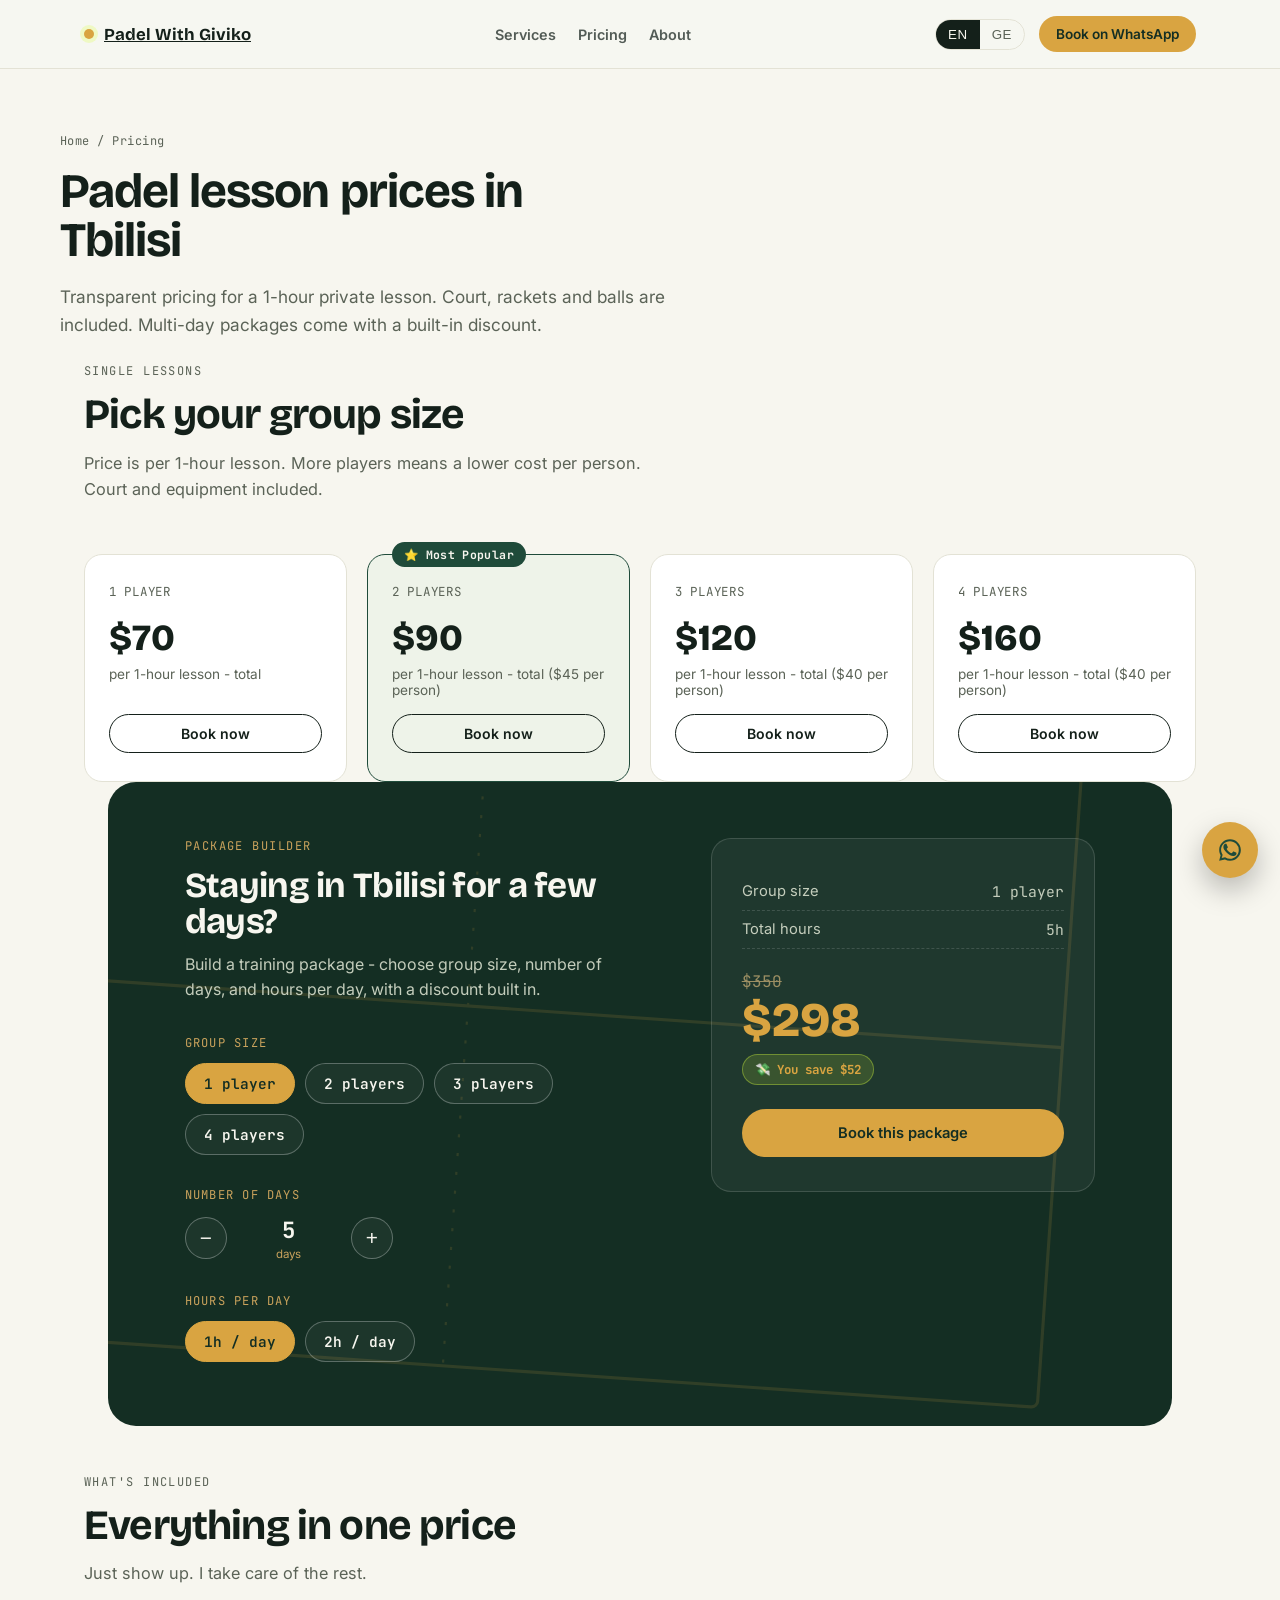
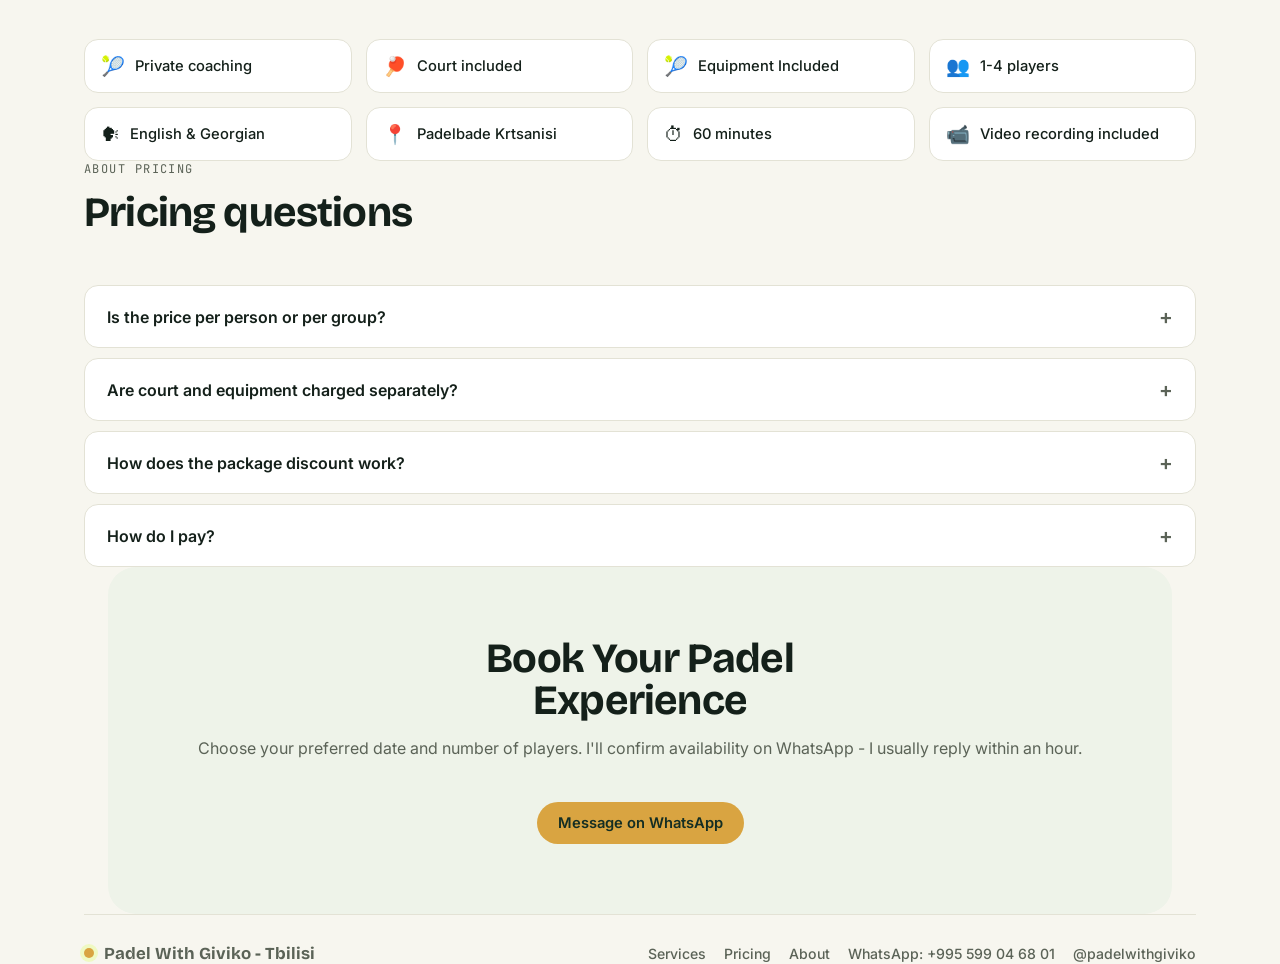
<file: pricing.html>
<!DOCTYPE html>
<html lang="en">
<head>
<meta charset="UTF-8">
<meta name="viewport" content="width=device-width, initial-scale=1.0">
<title>Padel Lesson Prices in Tbilisi | Padel With Giviko</title>
<meta name="description" content="Padel lesson prices in Tbilisi: $70 for 1 player, $90 for 2, $120 for 3, $160 for 4 - per 1-hour lesson, court and equipment included. Multi-day package discounts.">
<meta name="page:title-en" content="Padel Lesson Prices in Tbilisi | Padel With Giviko">
<meta name="page:title-ka" content="პადელის გაკვეთილის ფასები თბილისში | Padel With Giviko">
<meta name="page:desc-en" content="Padel lesson prices in Tbilisi: $70 for 1 player, $90 for 2, $120 for 3, $160 for 4 - per 1-hour lesson, court and equipment included. Multi-day package discounts.">
<meta name="page:desc-ka" content="პადელის გაკვეთილის ფასები თბილისში: $70 - 1 მოთამაშე, $90 - 2, $120 - 3, $160 - 4. 1 საათიანი გაკვეთილი, კორტი და ინვენტარი ჩათვლილია. ფასდაკლება პაკეტებზე.">
<meta name="keywords" content="padel Tbilisi, padel lessons Georgia, padel coach Tbilisi, padel court Tbilisi, learn padel Georgia, padel for tourists">
<link rel="canonical" href="https://padelcoach.ge/pricing">
<link rel="alternate" hreflang="en" href="https://padelcoach.ge/pricing">
<link rel="alternate" hreflang="ka" href="https://padelcoach.ge/ka/pricing">
<link rel="alternate" hreflang="x-default" href="https://padelcoach.ge/pricing">

<link rel="icon" href="/favicon.ico" sizes="any">
<link rel="icon" type="image/png" sizes="32x32" href="/favicon-32x32.png">
<link rel="icon" type="image/png" sizes="16x16" href="/favicon-16x16.png">
<link rel="apple-touch-icon" sizes="180x180" href="/apple-touch-icon.png">
<link rel="manifest" href="/site.webmanifest">
<meta name="theme-color" content="#16301f">

<meta property="og:type" content="website">
<meta property="og:url" content="https://padelcoach.ge/pricing">
<meta property="og:title" content="Padel Lesson Prices in Tbilisi | Padel With Giviko">
<meta property="og:description" content="Padel lesson prices in Tbilisi: $70 for 1 player, $90 for 2, $120 for 3, $160 for 4 - per 1-hour lesson, court and equipment included. Multi-day package discounts.">
<meta property="og:image" content="https://padelcoach.ge/og-image.jpg">
<meta property="og:image:width" content="1200">
<meta property="og:image:height" content="630">
<meta property="og:locale" content="en_US">
<meta property="og:locale:alternate" content="ka_GE">
<meta name="twitter:card" content="summary_large_image">
<meta name="twitter:title" content="Padel Lesson Prices in Tbilisi | Padel With Giviko">
<meta name="twitter:description" content="Padel lesson prices in Tbilisi: $70 for 1 player, $90 for 2, $120 for 3, $160 for 4 - per 1-hour lesson, court and equipment included. Multi-day package discounts.">
<meta name="twitter:image" content="https://padelcoach.ge/og-image.jpg">

<link rel="preconnect" href="https://fonts.googleapis.com">
<link rel="preconnect" href="https://fonts.gstatic.com" crossorigin>
<link href="https://fonts.googleapis.com/css2?family=Bricolage+Grotesque:opsz,wght@12..96,400..800&family=Inter:wght@400;500;600;700&family=JetBrains+Mono:wght@400;500;600;700&display=swap" rel="stylesheet">
<link rel="stylesheet" href="/style.css">
<script>(function(){var p=location.pathname.replace(/\/+$/,"");if(p==="/ka"||p.indexOf("/ka/")===0){document.documentElement.lang="ka";document.addEventListener("DOMContentLoaded",function(){document.body.classList.remove("lang-en");});}})();</script>
<script type="application/ld+json">
{
  "@context": "https://schema.org",
  "@type": "BreadcrumbList",
  "itemListElement": [
    {
      "@type": "ListItem",
      "position": 1,
      "name": "Home",
      "item": "https://padelcoach.ge/"
    },
    {
      "@type": "ListItem",
      "position": 2,
      "name": "Pricing",
      "item": "https://padelcoach.ge/pricing"
    }
  ]
}
</script>
</head>
<body class="lang-en">
<header class="nav">
  <div class="nav-inner">
    <a class="brand" href="/" data-i18n-link="/"><span class="dot"></span> Padel With Giviko</a>
    <nav class="nav-links">
      <a href="/services" data-i18n-link="/services"><span class="ge">სერვისები</span><span class="en">Services</span></a>
      <a href="/pricing" data-i18n-link="/pricing"><span class="ge">ფასები</span><span class="en">Pricing</span></a>
      <a href="/about" data-i18n-link="/about"><span class="ge">შესახებ</span><span class="en">About</span></a>
    </nav>
    <div class="nav-actions">
      <div class="lang-toggle">
        <button data-lang="en" class="active">EN</button>
        <button data-lang="ge">GE</button>
      </div>
      <a class="btn btn-ball" id="nav-wa" href="#" target="_blank" rel="noopener">
        <span class="ge">ჯავშანი</span><span class="en">Book on WhatsApp</span>
      </a>
    </div>
  </div>
</header>
<section class="wrap page-head" data-reveal>
  <div class="crumbs"><a href="/" data-i18n-link="/">Home</a> / <span class="ge">ფასები</span><span class="en">Pricing</span></div>
  <h1><span class="ge">პადელის გაკვეთილის ფასები თბილისში</span><span class="en">Padel lesson prices in Tbilisi</span></h1>
  <p class="lead">
    <span class="ge">გამჭვირვალე ფასები 1 საათიან კერძო გაკვეთილზე. კორტი, რაკეტები და ბურთები ფასში ჩათვლილია. მრავალდღიან პაკეტებზე მოქმედებს ფასდაკლება.</span>
    <span class="en">Transparent pricing for a 1-hour private lesson. Court, rackets and balls are included. Multi-day packages come with a built-in discount.</span>
  </p>
</section>
<!-- ============ PRICING ============ -->
<section class="wrap" id="pricing" data-reveal>
  <div class="section-head">
    <span class="kicker"><span class="ge">ერთჯერადი გაკვეთილები</span><span class="en">Single lessons</span></span>
    <h2><span class="ge">აირჩიე ჯგუფის ზომა</span><span class="en">Pick your group size</span></h2>
    <p><span class="ge">ფასი 1 საათიან გაკვეთილზეა. მეტი მოთამაშე - უფრო დაბალი ფასი ერთ ადამიანზე. კორტი და ინვენტარი ფასში ჩათვლილია.</span><span class="en">Price is per 1-hour lesson. More players means a lower cost per person. Court and equipment included.</span></p>
  </div>
  <div class="price-grid" id="price-grid"></div>
</section>
<!-- ============ PACKAGE BUILDER ============ -->
<section class="wrap" id="builder">
  <div class="builder-section" data-reveal>
    <svg class="court-lines" viewBox="0 0 800 500" width="900" height="560" fill="none" xmlns="http://www.w3.org/2000/svg">
      <rect x="20" y="20" width="760" height="460" rx="4" stroke="#D9A441" stroke-width="2"/>
      <line x1="20" y1="250" x2="780" y2="250" stroke="#D9A441" stroke-width="2"/>
      <line x1="400" y1="20" x2="400" y2="480" stroke="#D9A441" stroke-width="1.4" stroke-dasharray="2 10"/>
    </svg>
    <div class="builder-grid">
      <div class="builder-controls">
        <span class="kicker"><span class="ge">პაკეტის კონსტრუქტორი</span><span class="en">Package builder</span></span>
        <h2><span class="ge">თბილისში რამდენიმე დღით ჩამოხვედი?</span><span class="en">Staying in Tbilisi for a few days?</span></h2>
        <p><span class="ge">ააწყვე შენი წვრთნის პაკეტი - აირჩიე ჯგუფის ზომა, დღეების რაოდენობა და საათები დღეში, ფასდაკლებით.</span><span class="en">Build a training package - choose group size, number of days, and hours per day, with a discount built in.</span></p>

        <div class="control-block">
          <span class="control-label"><span class="ge">ჯგუფის ზომა</span><span class="en">Group size</span></span>
          <div class="pill-row" id="people-pills"></div>
        </div>

        <div class="control-block">
          <span class="control-label"><span class="ge">დღეების რაოდენობა</span><span class="en">Number of days</span></span>
          <div class="stepper">
            <button type="button" id="days-minus">−</button>
            <div class="val mono" id="days-val">5<small><span class="ge">დღე</span><span class="en">days</span></small></div>
            <button type="button" id="days-plus">+</button>
          </div>
        </div>

        <div class="control-block">
          <span class="control-label"><span class="ge">საათი დღეში</span><span class="en">Hours per day</span></span>
          <div class="pill-row" id="hours-pills">
            <button class="pill active" data-hours="1">1h<span class="ge"> / დღეში</span><span class="en"> / day</span></button>
            <button class="pill" data-hours="2">2h<span class="ge"> / დღეში</span><span class="en"> / day</span></button>
          </div>
        </div>
      </div>

      <div class="builder-summary">
        <div class="summary-row"><span><span class="ge">ჯგუფის ზომა</span><span class="en">Group size</span></span><span class="mono" id="sum-people">1 <span class="en">player</span><span class="ge">ადამიანი</span></span></div>
        <div class="summary-row"><span><span class="ge">სულ საათი</span><span class="en">Total hours</span></span><span class="mono" id="sum-hours">5h</span></div>

        <div class="price-block">
          <div class="strike mono" id="price-strike">$490</div>
          <div class="final mono" id="price-final">$417</div>
          <div class="save-badge">💸 <span id="save-amount"><span class="ge">დაზოგე</span><span class="en">You save</span> $73</span></div>
        </div>

        <a class="btn btn-ball" id="builder-wa" href="#" target="_blank" rel="noopener">
          <span class="ge">დაჯავშნე ეს პაკეტი</span><span class="en">Book this package</span>
        </a>
      </div>
    </div>
  </div>
</section>
<!-- ============ WHAT'S INCLUDED ============ -->
<section class="wrap" data-reveal>
  <div class="section-head">
    <span class="kicker"><span class="ge">რა შედის</span><span class="en">What's included</span></span>
    <h2><span class="ge">ყველაფერი ერთ ფასში</span><span class="en">Everything in one price</span></h2>
    <p><span class="ge">უბრალოდ მოდი - დანარჩენზე მე ვიზრუნებ.</span><span class="en">Just show up. I take care of the rest.</span></p>
  </div>
  <div class="included-grid">
    <div class="included-item"><span class="ico">🎾</span><span class="ge">კერძო წვრთნა</span><span class="en">Private coaching</span></div>
    <div class="included-item"><span class="ico">🏓</span><span class="ge">კორტი ჩათვლილია</span><span class="en">Court included</span></div>
    <div class="included-item"><span class="ico">🎾</span><span class="ge">ინვენტარი ჩათვლილია</span><span class="en">Equipment Included</span></div>
    <div class="included-item"><span class="ico">👥</span><span class="ge">1-4 მოთამაშე</span><span class="en">1-4 players</span></div>
    <div class="included-item"><span class="ico">🗣</span><span class="ge">ინგლისური და ქართული</span><span class="en">English & Georgian</span></div>
    <div class="included-item"><span class="ico">📍</span><span>Padelbade Krtsanisi</span></div>
    <div class="included-item"><span class="ico">⏱</span><span class="ge">60 წუთი</span><span class="en">60 minutes</span></div>
    <div class="included-item"><span class="ico">📹</span><span class="ge">ვარჯიშის ვიდეო ჩანაწერი</span><span class="en">Video recording included</span></div>
  </div>
</section>
<section class="wrap" data-reveal>
  <div class="section-head">
    <span class="kicker"><span class="ge">ფასებზე</span><span class="en">About pricing</span></span>
    <h2><span class="ge">ხშირად დასმული კითხვები ფასებზე</span><span class="en">Pricing questions</span></h2>
  </div>
  <div class="faq-list">
    <details class="faq-item"><summary><span class="ge">ფასი ერთ ადამიანზეა თუ მთელ ჯგუფზე?</span><span class="en">Is the price per person or per group?</span></summary><p><span class="ge">ფასი მთელ ჯგუფზეა, 1 საათიან გაკვეთილზე. მეტი მოთამაშე - დაბალი ღირებულება ერთ ადამიანზე.</span><span class="en">The price is for the whole group, per 1-hour lesson. More players means a lower cost per person.</span></p></details>
    <details class="faq-item"><summary><span class="ge">კორტი და ინვენტარი ცალკე იხდება?</span><span class="en">Are court and equipment charged separately?</span></summary><p><span class="ge">არა. კორტი, რაკეტები და ბურთები ფასში ჩათვლილია.</span><span class="en">No. Court, rackets and balls are all included in the price.</span></p></details>
    <details class="faq-item"><summary><span class="ge">როგორ მუშაობს პაკეტის ფასდაკლება?</span><span class="en">How does the package discount work?</span></summary><p><span class="ge">2-3 დღიან პაკეტზე -10%, 4+ დღეზე -15%. ააწყვე პაკეტი კონსტრუქტორით და ნახავ ჯამურ ფასს.</span><span class="en">10% off for 2-3 day packages, 15% off for 4+ days. Build a package with the tool above to see the total.</span></p></details>
    <details class="faq-item"><summary><span class="ge">როგორ ვიხდი?</span><span class="en">How do I pay?</span></summary><p><span class="ge">ჯავშანს ადასტურებ WhatsApp-ით. გადახდა ხდება ადგილზე ან ბარათით, შეთანხმებით.</span><span class="en">You confirm the booking on WhatsApp. Payment is on site or by card, as agreed.</span></p></details>
  </div>
</section>
<!-- ============ CTA ============ -->
<section class="wrap">
  <div class="cta" data-reveal>
    <h2><span class="ge">დაჯავშნე შენი პადელის გამოცდილება</span><span class="en">Book Your Padel Experience</span></h2>
    <p>
      <span class="ge">აირჩიე სასურველი თარიღი და მოთამაშეების რაოდენობა. ხელმისაწვდომობას WhatsApp-ზე დაგიდასტურებ - საათის განმავლობაში პასუხობ.</span>
      <span class="en">Choose your preferred date and number of players. I'll confirm availability on WhatsApp - I usually reply within an hour.</span>
    </p>
    <a class="btn btn-ball" id="cta-wa" href="#" target="_blank" rel="noopener">
      <span class="ge">დაწერე WhatsApp-ზე</span><span class="en">Message on WhatsApp</span>
    </a>
  </div>
</section>
<footer class="wrap">
  <div class="footer-inner">
    <div class="brand"><span class="dot"></span> Padel With Giviko - Tbilisi</div>
    <div class="footer-links">
      <a href="/services" data-i18n-link="/services"><span class="ge">სერვისები</span><span class="en">Services</span></a>
      <a href="/pricing" data-i18n-link="/pricing"><span class="ge">ფასები</span><span class="en">Pricing</span></a>
      <a href="/about" data-i18n-link="/about"><span class="ge">შესახებ</span><span class="en">About</span></a>
      <a href="#" id="footer-wa" target="_blank" rel="noopener">WhatsApp: +995 599 04 68 01</a>
      <a href="https://instagram.com/padelwithgiviko" target="_blank" rel="noopener">@padelwithgiviko</a>
    </div>
  </div>
</footer>
<a class="float-wa" id="float-wa" href="#" target="_blank" rel="noopener" aria-label="WhatsApp">
  <svg width="26" height="26" viewBox="0 0 24 24" fill="none"><path d="M17.5 14.4c-.3-.15-1.77-.87-2.04-.97-.28-.1-.48-.15-.68.15-.2.3-.78.97-.96 1.17-.18.2-.35.22-.65.07-.3-.15-1.28-.47-2.44-1.5-.9-.8-1.5-1.79-1.68-2.09-.18-.3-.02-.46.13-.61.13-.13.3-.35.45-.52.15-.18.2-.3.3-.5.1-.2.05-.37-.02-.52-.07-.15-.68-1.63-.93-2.24-.24-.58-.5-.5-.68-.51h-.58c-.2 0-.52.07-.79.37-.27.3-1.04 1.02-1.04 2.48s1.07 2.88 1.22 3.08c.15.2 2.1 3.2 5.08 4.49.71.31 1.26.49 1.69.62.71.23 1.36.2 1.87.12.57-.09 1.77-.72 2.02-1.42.25-.7.25-1.3.18-1.42-.07-.13-.27-.2-.57-.35z" fill="#1F4B3A"/><path d="M12.02 2C6.5 2 2.03 6.44 2.03 11.92c0 1.79.47 3.46 1.29 4.9L2 22l5.32-1.28a10.06 10.06 0 0 0 4.7 1.16h.01c5.52 0 9.98-4.44 9.98-9.92C22 6.44 17.54 2 12.02 2Zm0 18.06h-.01a8.2 8.2 0 0 1-4.19-1.15l-.3-.18-3.15.76.84-3.02-.2-.31a8.06 8.06 0 0 1-1.26-4.24c0-4.47 3.66-8.1 8.18-8.1 2.18 0 4.23.85 5.78 2.39a8.06 8.06 0 0 1 2.4 5.72c0 4.47-3.67 8.13-8.09 8.13Z" fill="#1F4B3A"/></svg>
</a>
<script src="/app.js" defer></script>
</body>
</html>
</file>
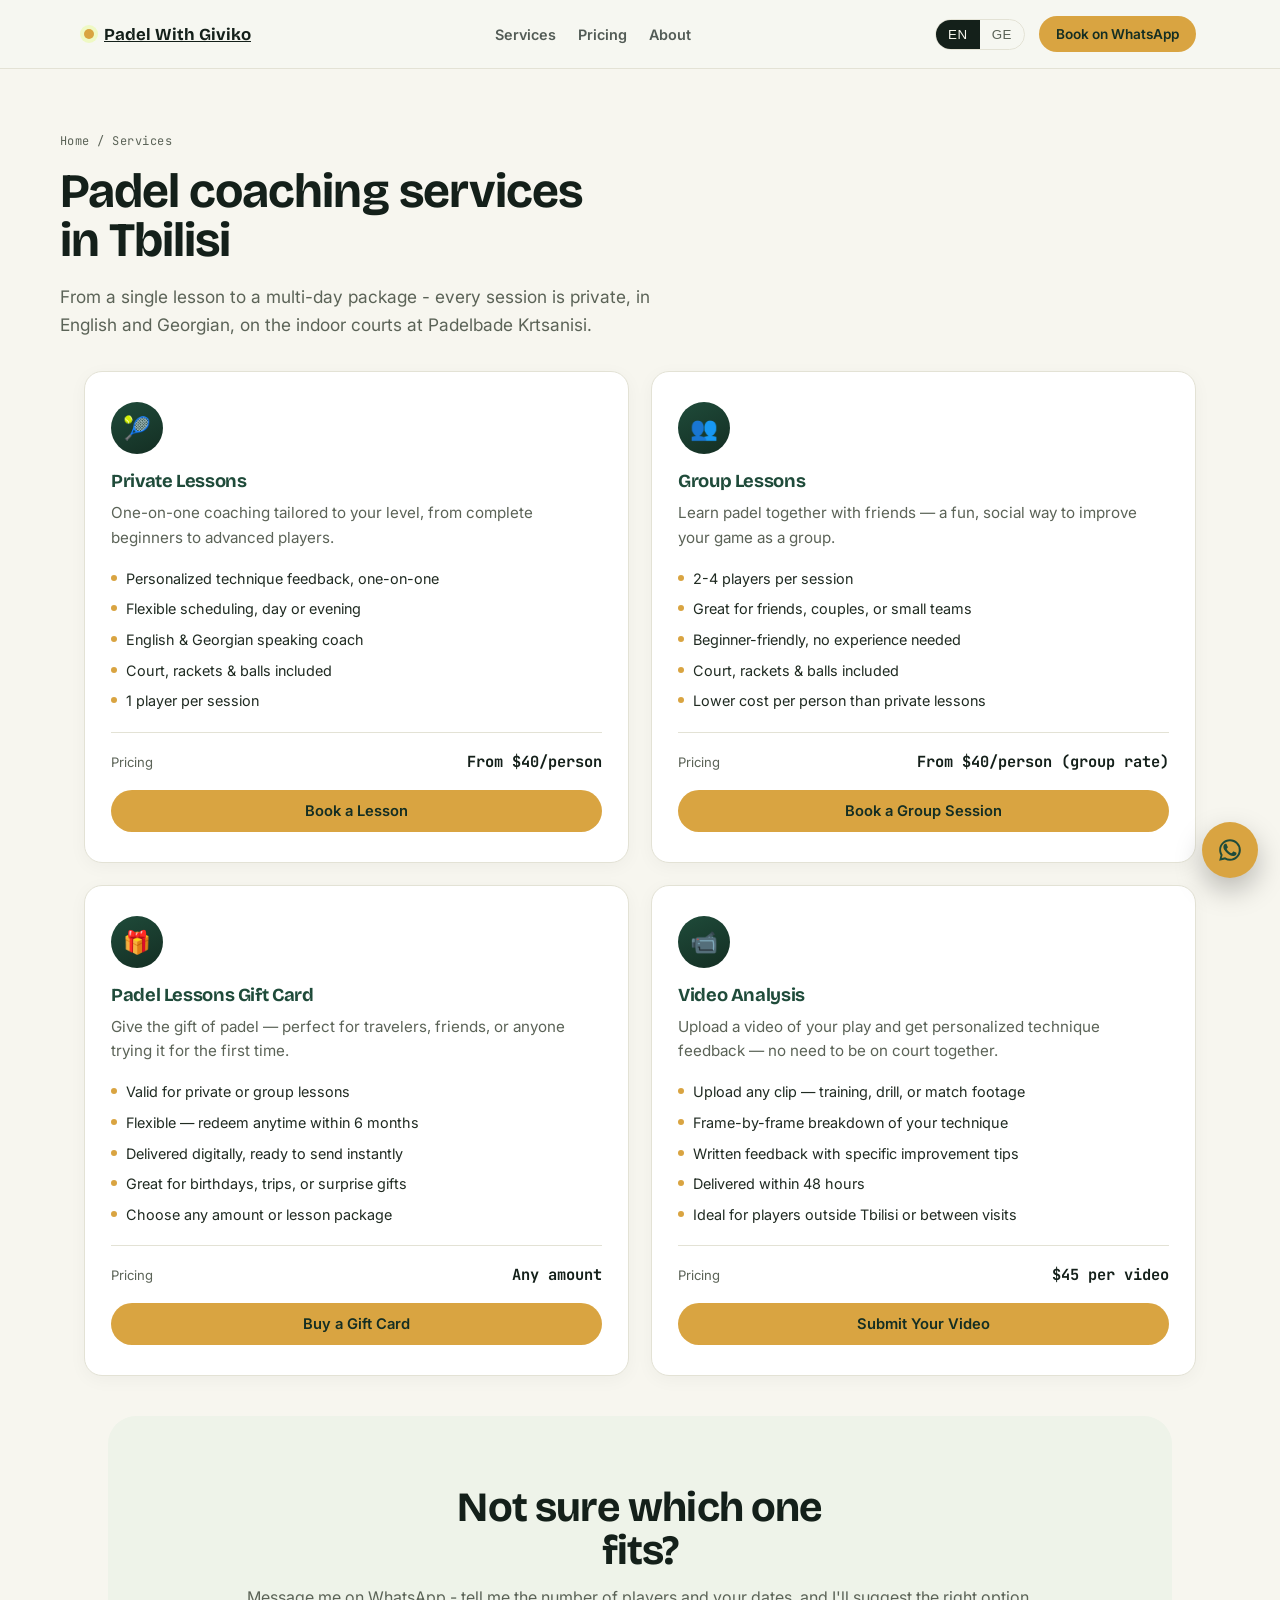
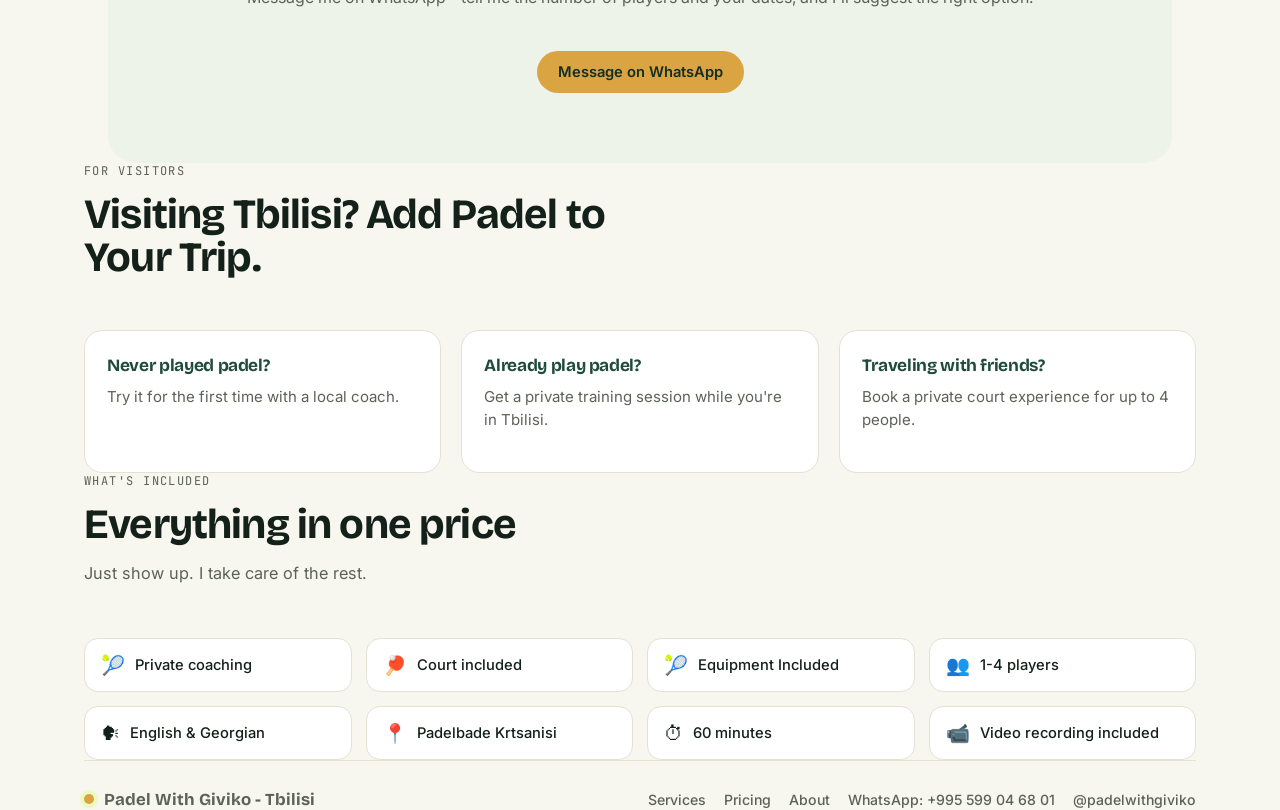
<file: services.html>
<!DOCTYPE html>
<html lang="en">
<head>
<meta charset="UTF-8">
<meta name="viewport" content="width=device-width, initial-scale=1.0">
<title>Padel Coaching Services in Tbilisi | Padel With Giviko</title>
<meta name="description" content="Padel coaching in Tbilisi: private & group lessons, gift cards, and remote video technique analysis. English & Georgian speaking coach, gear included.">
<meta name="page:title-en" content="Padel Coaching Services in Tbilisi | Padel With Giviko">
<meta name="page:title-ka" content="პადელის ვარჯიშის სერვისები თბილისში | Padel With Giviko">
<meta name="page:desc-en" content="Padel coaching in Tbilisi: private & group lessons, gift cards, and remote video technique analysis. English & Georgian speaking coach, gear included.">
<meta name="page:desc-ka" content="პადელის ვარჯიში თბილისში: კერძო და ჯგუფური გაკვეთილები, სასაჩუქრე ბარათები და დისტანციური ვიდეო ანალიზი. ინგლისურ და ქართულენოვანი მწვრთნელი.">
<meta name="keywords" content="padel Tbilisi, padel lessons Georgia, padel coach Tbilisi, padel court Tbilisi, learn padel Georgia, padel for tourists">
<link rel="canonical" href="https://padelcoach.ge/services">
<link rel="alternate" hreflang="en" href="https://padelcoach.ge/services">
<link rel="alternate" hreflang="ka" href="https://padelcoach.ge/ka/services">
<link rel="alternate" hreflang="x-default" href="https://padelcoach.ge/services">

<link rel="icon" href="/favicon.ico" sizes="any">
<link rel="icon" type="image/png" sizes="32x32" href="/favicon-32x32.png">
<link rel="icon" type="image/png" sizes="16x16" href="/favicon-16x16.png">
<link rel="apple-touch-icon" sizes="180x180" href="/apple-touch-icon.png">
<link rel="manifest" href="/site.webmanifest">
<meta name="theme-color" content="#16301f">

<meta property="og:type" content="website">
<meta property="og:url" content="https://padelcoach.ge/services">
<meta property="og:title" content="Padel Coaching Services in Tbilisi | Padel With Giviko">
<meta property="og:description" content="Padel coaching in Tbilisi: private & group lessons, gift cards, and remote video technique analysis. English & Georgian speaking coach, gear included.">
<meta property="og:image" content="https://padelcoach.ge/og-image.jpg">
<meta property="og:image:width" content="1200">
<meta property="og:image:height" content="630">
<meta property="og:locale" content="en_US">
<meta property="og:locale:alternate" content="ka_GE">
<meta name="twitter:card" content="summary_large_image">
<meta name="twitter:title" content="Padel Coaching Services in Tbilisi | Padel With Giviko">
<meta name="twitter:description" content="Padel coaching in Tbilisi: private & group lessons, gift cards, and remote video technique analysis. English & Georgian speaking coach, gear included.">
<meta name="twitter:image" content="https://padelcoach.ge/og-image.jpg">

<link rel="preconnect" href="https://fonts.googleapis.com">
<link rel="preconnect" href="https://fonts.gstatic.com" crossorigin>
<link href="https://fonts.googleapis.com/css2?family=Bricolage+Grotesque:opsz,wght@12..96,400..800&family=Inter:wght@400;500;600;700&family=JetBrains+Mono:wght@400;500;600;700&display=swap" rel="stylesheet">
<link rel="stylesheet" href="/style.css">
<script>(function(){var p=location.pathname.replace(/\/+$/,"");if(p==="/ka"||p.indexOf("/ka/")===0){document.documentElement.lang="ka";document.addEventListener("DOMContentLoaded",function(){document.body.classList.remove("lang-en");});}})();</script>
<script type="application/ld+json">
{
  "@context": "https://schema.org",
  "@graph": [
    {
      "@type": "Service",
      "serviceType": "Padel coaching",
      "provider": {
        "@type": "Person",
        "name": "Giviko Lemonjava"
      },
      "areaServed": "Tbilisi, Georgia",
      "url": "https://padelcoach.ge/services",
      "offers": [
        {
          "@type": "Offer",
          "name": "Private lesson (1 player)",
          "price": "70",
          "priceCurrency": "USD"
        },
        {
          "@type": "Offer",
          "name": "Pairs / group (2-4 players)",
          "price": "90",
          "priceCurrency": "USD"
        },
        {
          "@type": "Offer",
          "name": "Video technique analysis",
          "price": "45",
          "priceCurrency": "USD"
        }
      ]
    },
    {
      "@context": "https://schema.org",
      "@type": "BreadcrumbList",
      "itemListElement": [
        {
          "@type": "ListItem",
          "position": 1,
          "name": "Home",
          "item": "https://padelcoach.ge/"
        },
        {
          "@type": "ListItem",
          "position": 2,
          "name": "Services",
          "item": "https://padelcoach.ge/services"
        }
      ]
    }
  ]
}
</script>
</head>
<body class="lang-en">
<header class="nav">
  <div class="nav-inner">
    <a class="brand" href="/" data-i18n-link="/"><span class="dot"></span> Padel With Giviko</a>
    <nav class="nav-links">
      <a href="/services" data-i18n-link="/services"><span class="ge">სერვისები</span><span class="en">Services</span></a>
      <a href="/pricing" data-i18n-link="/pricing"><span class="ge">ფასები</span><span class="en">Pricing</span></a>
      <a href="/about" data-i18n-link="/about"><span class="ge">შესახებ</span><span class="en">About</span></a>
    </nav>
    <div class="nav-actions">
      <div class="lang-toggle">
        <button data-lang="en" class="active">EN</button>
        <button data-lang="ge">GE</button>
      </div>
      <a class="btn btn-ball" id="nav-wa" href="#" target="_blank" rel="noopener">
        <span class="ge">ჯავშანი</span><span class="en">Book on WhatsApp</span>
      </a>
    </div>
  </div>
</header>
<section class="wrap page-head" data-reveal>
  <div class="crumbs"><a href="/" data-i18n-link="/">Home</a> / <span class="ge">სერვისები</span><span class="en">Services</span></div>
  <h1><span class="ge">პადელის ვარჯიშის სერვისები თბილისში</span><span class="en">Padel coaching services in Tbilisi</span></h1>
  <p class="lead">
    <span class="ge">ერთჯერადი გაკვეთილიდან მრავალდღიან პაკეტამდე - ყველა ვარჯიში კერძოა, ინგლისურ და ქართულ ენაზე, Padelbade Krtsanisi-ს დახურულ კორტებზე.</span>
    <span class="en">From a single lesson to a multi-day package - every session is private, in English and Georgian, on the indoor courts at Padelbade Krtsanisi.</span>
  </p>
</section>
<section class="wrap" data-reveal>
  <div class="svc-list">
    <div class="svc-card">
      <div class="svc-icon">🎾</div>
      <h3><span class="ge">კერძო გაკვეთილები</span><span class="en">Private Lessons</span></h3>
      <p><span class="ge">ინდივიდუალური გაკვეთილები შენს დონეზე მორგებული — დამწყებიდან გამოცდილ მოთამაშემდე.</span><span class="en">One-on-one coaching tailored to your level, from complete beginners to advanced players.</span></p>
      <ul class="svc-features">
        <li><span class="ge">პერსონალური ტექნიკური ფიდბექი, პირისპირ</span><span class="en">Personalized technique feedback, one-on-one</span></li>
        <li><span class="ge">მოქნილი განრიგი — დღისით თუ საღამოს</span><span class="en">Flexible scheduling, day or evening</span></li>
        <li><span class="ge">ინგლისურ და ქართულენოვანი მწვრთნელი</span><span class="en">English & Georgian speaking coach</span></li>
        <li><span class="ge">კორტი, რაკეტები და ბურთები ჩათვლილია</span><span class="en">Court, rackets & balls included</span></li>
        <li><span class="ge">1 მოთამაშე სესიაზე</span><span class="en">1 player per session</span></li>
      </ul>
      <hr class="svc-divider">
      <div class="svc-price-row">
        <span class="label"><span class="ge">ფასი</span><span class="en">Pricing</span></span>
        <span class="value"><span class="ge">$40-დან ერთ ადამიანზე</span><span class="en">From $40/person</span></span>
      </div>
      <a class="btn btn-ball" id="svc-private-wa" href="#" target="_blank" rel="noopener"><span class="ge">დაჯავშნე გაკვეთილი</span><span class="en">Book a Lesson</span></a>
    </div>
    <div class="svc-card">
      <div class="svc-icon">👥</div>
      <h3><span class="ge">ჯგუფური გაკვეთილები</span><span class="en">Group Lessons</span></h3>
      <p><span class="ge">ისწავლე პადელი მეგობრებთან ერთად — სახალისო და სოციალური ფორმატი თამაშის ასაწყობად ჯგუფურად.</span><span class="en">Learn padel together with friends — a fun, social way to improve your game as a group.</span></p>
      <ul class="svc-features">
        <li><span class="ge">2-4 მოთამაშე სესიაზე</span><span class="en">2-4 players per session</span></li>
        <li><span class="ge">იდეალურია მეგობრებისთვის, წყვილებისთვის და მცირე გუნდებისთვის</span><span class="en">Great for friends, couples, or small teams</span></li>
        <li><span class="ge">შესაფერისია დამწყებთათვის, გამოცდილება არ არის საჭირო</span><span class="en">Beginner-friendly, no experience needed</span></li>
        <li><span class="ge">კორტი, რაკეტები და ბურთები ჩათვლილია</span><span class="en">Court, rackets & balls included</span></li>
        <li><span class="ge">უფრო დაბალი ფასი ერთ ადამიანზე, ვიდრე კერძო გაკვეთილზე</span><span class="en">Lower cost per person than private lessons</span></li>
      </ul>
      <hr class="svc-divider">
      <div class="svc-price-row">
        <span class="label"><span class="ge">ფასი</span><span class="en">Pricing</span></span>
        <span class="value"><span class="ge">$40-დან ერთ ადამიანზე (ჯგუფური ფასი)</span><span class="en">From $40/person (group rate)</span></span>
      </div>
      <a class="btn btn-ball" id="svc-group-wa" href="#" target="_blank" rel="noopener"><span class="ge">დაჯავშნე ჯგუფური სესია</span><span class="en">Book a Group Session</span></a>
    </div>
    <div class="svc-card">
      <div class="svc-icon">🎁</div>
      <h3><span class="ge">პადელის სასაჩუქრე ბარათი</span><span class="en">Padel Lessons Gift Card</span></h3>
      <p><span class="ge">აჩუქე პადელის გაკვეთილი — იდეალურია მეგობრებისთვის, ტურისტებისთვის ან ვინც პირველად სცდის.</span><span class="en">Give the gift of padel — perfect for travelers, friends, or anyone trying it for the first time.</span></p>
      <ul class="svc-features">
        <li><span class="ge">მოქმედებს კერძო და ჯგუფურ გაკვეთილებზე</span><span class="en">Valid for private or group lessons</span></li>
        <li><span class="ge">მოქნილი — გამოიყენე ნებისმიერ დროს 6 თვის განმავლობაში</span><span class="en">Flexible — redeem anytime within 6 months</span></li>
        <li><span class="ge">იგზავნება ციფრულად, მზადაა მყისიერად გასაგზავნად</span><span class="en">Delivered digitally, ready to send instantly</span></li>
        <li><span class="ge">იდეალურია დაბადების დღეებზე, მოგზაურობებზე ან სიურპრიზ საჩუქრად</span><span class="en">Great for birthdays, trips, or surprise gifts</span></li>
        <li><span class="ge">აირჩიე ნებისმიერი თანხა ან გაკვეთილის პაკეტი</span><span class="en">Choose any amount or lesson package</span></li>
      </ul>
      <hr class="svc-divider">
      <div class="svc-price-row">
        <span class="label"><span class="ge">ფასი</span><span class="en">Pricing</span></span>
        <span class="value"><span class="ge">ნებისმიერი თანხა</span><span class="en">Any amount</span></span>
      </div>
      <a class="btn btn-ball" id="svc-gift-wa" href="#" target="_blank" rel="noopener"><span class="ge">იყიდე სასაჩუქრე ბარათი</span><span class="en">Buy a Gift Card</span></a>
    </div>
    <div class="svc-card">
      <div class="svc-icon">📹</div>
      <h3><span class="ge">ვიდეო ანალიზი</span><span class="en">Video Analysis</span></h3>
      <p><span class="ge">ატვირთე შენი თამაშის ვიდეო და მიიღე პერსონალური ფიდბექი ტექნიკაზე — ერთად კორტზე ყოფნა არ გჭირდება.</span><span class="en">Upload a video of your play and get personalized technique feedback — no need to be on court together.</span></p>
      <ul class="svc-features">
        <li><span class="ge">ატვირთე ნებისმიერი ვიდეო — ვარჯიში, სავარჯიშო თუ მატჩის ჩანაწერი</span><span class="en">Upload any clip — training, drill, or match footage</span></li>
        <li><span class="ge">კადრ-კადრად ანალიზი შენს ტექნიკაზე</span><span class="en">Frame-by-frame breakdown of your technique</span></li>
        <li><span class="ge">წერილობითი ფიდბექი კონკრეტული რჩევებით გასაუმჯობესებლად</span><span class="en">Written feedback with specific improvement tips</span></li>
        <li><span class="ge">მზადდება 48 საათში</span><span class="en">Delivered within 48 hours</span></li>
        <li><span class="ge">იდეალურია თბილისს გარეთ მყოფი მოთამაშეებისთვის ან ვიზიტებს შორის</span><span class="en">Ideal for players outside Tbilisi or between visits</span></li>
      </ul>
      <hr class="svc-divider">
      <div class="svc-price-row">
        <span class="label"><span class="ge">ფასი</span><span class="en">Pricing</span></span>
        <span class="value">$45 <span class="ge">ერთ ვიდეოზე</span><span class="en">per video</span></span>
      </div>
      <a class="btn btn-ball" id="svc-video-wa" href="#" target="_blank" rel="noopener"><span class="ge">გამოაგზავნე ვიდეო</span><span class="en">Submit Your Video</span></a>
    </div>
  </div>
  <div class="cta" data-reveal style="margin-top:40px;">
    <h2><span class="ge">არ იცი რომელი აირჩიო?</span><span class="en">Not sure which one fits?</span></h2>
    <p><span class="ge">დამიწერე WhatsApp-ზე - მოთამაშეების რაოდენობასა და თარიღს მეტყვი და შესაფერის ვარიანტს შემოგთავაზებ.</span><span class="en">Message me on WhatsApp - tell me the number of players and your dates, and I'll suggest the right option.</span></p>
    <a class="btn btn-ball" id="svc-wa" href="#" target="_blank" rel="noopener"><span class="ge">დაწერე WhatsApp-ზე</span><span class="en">Message on WhatsApp</span></a>
  </div>
</section>
<!-- ============ USE CASES ============ -->
<section class="wrap" data-reveal>
  <div class="section-head">
    <span class="kicker"><span class="ge">ტურისტებისთვის</span><span class="en">For visitors</span></span>
    <h2><span class="ge">სტუმრობ თბილისს? დაამატე პადელი შენს მოგზაურობას.</span><span class="en">Visiting Tbilisi? Add Padel to Your Trip.</span></h2>
  </div>
  <div class="usecase-grid">
    <div class="usecase-card">
      <h3><span class="ge">არასდროს გითამაშია პადელი?</span><span class="en">Never played padel?</span></h3>
      <p><span class="ge">სცადე პირველად ადგილობრივ მწვრთნელთან ერთად.</span><span class="en">Try it for the first time with a local coach.</span></p>
    </div>
    <div class="usecase-card">
      <h3><span class="ge">უკვე თამაშობ პადელს?</span><span class="en">Already play padel?</span></h3>
      <p><span class="ge">გაიარე კერძო წვრთნა თბილისში ყოფნისას.</span><span class="en">Get a private training session while you're in Tbilisi.</span></p>
    </div>
    <div class="usecase-card">
      <h3><span class="ge">მეგობრებთან მოგზაურობ?</span><span class="en">Traveling with friends?</span></h3>
      <p><span class="ge">დაჯავშნე კერძო კორტის გამოცდილება 4 ადამიანამდე.</span><span class="en">Book a private court experience for up to 4 people.</span></p>
    </div>
  </div>
</section>
<!-- ============ WHAT'S INCLUDED ============ -->
<section class="wrap" data-reveal>
  <div class="section-head">
    <span class="kicker"><span class="ge">რა შედის</span><span class="en">What's included</span></span>
    <h2><span class="ge">ყველაფერი ერთ ფასში</span><span class="en">Everything in one price</span></h2>
    <p><span class="ge">უბრალოდ მოდი - დანარჩენზე მე ვიზრუნებ.</span><span class="en">Just show up. I take care of the rest.</span></p>
  </div>
  <div class="included-grid">
    <div class="included-item"><span class="ico">🎾</span><span class="ge">კერძო წვრთნა</span><span class="en">Private coaching</span></div>
    <div class="included-item"><span class="ico">🏓</span><span class="ge">კორტი ჩათვლილია</span><span class="en">Court included</span></div>
    <div class="included-item"><span class="ico">🎾</span><span class="ge">ინვენტარი ჩათვლილია</span><span class="en">Equipment Included</span></div>
    <div class="included-item"><span class="ico">👥</span><span class="ge">1-4 მოთამაშე</span><span class="en">1-4 players</span></div>
    <div class="included-item"><span class="ico">🗣</span><span class="ge">ინგლისური და ქართული</span><span class="en">English & Georgian</span></div>
    <div class="included-item"><span class="ico">📍</span><span>Padelbade Krtsanisi</span></div>
    <div class="included-item"><span class="ico">⏱</span><span class="ge">60 წუთი</span><span class="en">60 minutes</span></div>
    <div class="included-item"><span class="ico">📹</span><span class="ge">ვარჯიშის ვიდეო ჩანაწერი</span><span class="en">Video recording included</span></div>
  </div>
</section>
<footer class="wrap">
  <div class="footer-inner">
    <div class="brand"><span class="dot"></span> Padel With Giviko - Tbilisi</div>
    <div class="footer-links">
      <a href="/services" data-i18n-link="/services"><span class="ge">სერვისები</span><span class="en">Services</span></a>
      <a href="/pricing" data-i18n-link="/pricing"><span class="ge">ფასები</span><span class="en">Pricing</span></a>
      <a href="/about" data-i18n-link="/about"><span class="ge">შესახებ</span><span class="en">About</span></a>
      <a href="#" id="footer-wa" target="_blank" rel="noopener">WhatsApp: +995 599 04 68 01</a>
      <a href="https://instagram.com/padelwithgiviko" target="_blank" rel="noopener">@padelwithgiviko</a>
    </div>
  </div>
</footer>
<a class="float-wa" id="float-wa" href="#" target="_blank" rel="noopener" aria-label="WhatsApp">
  <svg width="26" height="26" viewBox="0 0 24 24" fill="none"><path d="M17.5 14.4c-.3-.15-1.77-.87-2.04-.97-.28-.1-.48-.15-.68.15-.2.3-.78.97-.96 1.17-.18.2-.35.22-.65.07-.3-.15-1.28-.47-2.44-1.5-.9-.8-1.5-1.79-1.68-2.09-.18-.3-.02-.46.13-.61.13-.13.3-.35.45-.52.15-.18.2-.3.3-.5.1-.2.05-.37-.02-.52-.07-.15-.68-1.63-.93-2.24-.24-.58-.5-.5-.68-.51h-.58c-.2 0-.52.07-.79.37-.27.3-1.04 1.02-1.04 2.48s1.07 2.88 1.22 3.08c.15.2 2.1 3.2 5.08 4.49.71.31 1.26.49 1.69.62.71.23 1.36.2 1.87.12.57-.09 1.77-.72 2.02-1.42.25-.7.25-1.3.18-1.42-.07-.13-.27-.2-.57-.35z" fill="#1F4B3A"/><path d="M12.02 2C6.5 2 2.03 6.44 2.03 11.92c0 1.79.47 3.46 1.29 4.9L2 22l5.32-1.28a10.06 10.06 0 0 0 4.7 1.16h.01c5.52 0 9.98-4.44 9.98-9.92C22 6.44 17.54 2 12.02 2Zm0 18.06h-.01a8.2 8.2 0 0 1-4.19-1.15l-.3-.18-3.15.76.84-3.02-.2-.31a8.06 8.06 0 0 1-1.26-4.24c0-4.47 3.66-8.1 8.18-8.1 2.18 0 4.23.85 5.78 2.39a8.06 8.06 0 0 1 2.4 5.72c0 4.47-3.67 8.13-8.09 8.13Z" fill="#1F4B3A"/></svg>
</a>
<script src="/app.js" defer></script>
</body>
</html>
</file>
<file: style.css>
:root{
    --bg: #F7F6EF;
    --ink: #14201A;
    --court: #1F4B3A;
    --court-2: #142E23;
    --ball: #D9A441;
    --ball-dim: #B3873A;
    --line: #E3E2D5;
    --paper: #FFFFFF;
    --muted: #5B6357;
    --radius: 18px;
    --maxw: 1160px;
  }
  *{box-sizing:border-box;}
  html{
    scroll-behavior:smooth;
    overflow-x:hidden;
    width:100%;
    overscroll-behavior-x:none;
  }
  body{
    margin:0;
    background:var(--bg);
    color:var(--ink);
    font-family:'Inter',sans-serif;
    -webkit-font-smoothing:antialiased;
    overflow-x:hidden;
    width:100%;
    max-width:100vw;
    overscroll-behavior-x:none;
    touch-action:pan-y;
  }
  h1,h2,h3,.display{
    font-family:'Bricolage Grotesque', sans-serif;
    font-weight:700;
    letter-spacing:-0.02em;
    line-height:1.02;
    margin:0;
  }
  .mono{font-family:'JetBrains Mono',monospace;}
  a{color:inherit;}
  .wrap{max-width:var(--maxw); margin:0 auto; padding:0 24px;}
  img,svg{display:block; max-width:100%;}

  /* language toggle */
  body.lang-en .ge{display:none;}
  body.lang-en .en{display:inline;}
  body:not(.lang-en) .en{display:none;}
  body:not(.lang-en) .ge{display:inline;}

  /* ---------- NAV ---------- */
  header.nav{
    position:sticky; top:0; z-index:50;
    background:rgba(246,247,242,0.86);
    backdrop-filter:blur(10px);
    border-bottom:1px solid var(--line);
  }
  .nav-inner{
    display:flex; align-items:center; justify-content:space-between;
    padding:16px 24px; max-width:var(--maxw); margin:0 auto;
  }
  .brand{
    display:flex; align-items:center; gap:10px;
    font-family:'Bricolage Grotesque',sans-serif;
    font-weight:700; font-size:1.05rem;
  }
  .brand .dot{
    width:10px;height:10px;border-radius:50%;
    background:var(--ball);
    box-shadow:0 0 0 4px rgba(215,255,62,0.25);
  }
  .nav-actions{display:flex; align-items:center; gap:14px;}
  .lang-toggle{
    display:flex; border:1px solid var(--line); border-radius:999px; overflow:hidden;
    font-family:'JetBrains Mono',monospace; font-size:0.72rem; font-weight:600;
  }
  .lang-toggle button{
    border:none; background:transparent; padding:7px 12px; cursor:pointer;
    color:var(--muted); letter-spacing:0.04em;
  }
  .lang-toggle button.active{background:var(--ink); color:var(--bg);}
  .btn{
    display:inline-flex; align-items:center; gap:8px;
    padding:11px 20px; border-radius:999px; font-weight:600; font-size:0.92rem;
    text-decoration:none; border:1px solid transparent; cursor:pointer;
    transition:transform .18s ease, box-shadow .18s ease, background .18s ease;
    white-space:nowrap;
  }
  .btn-ball{background:var(--ball); color:var(--court-2);}
  .btn-ball:hover{transform:translateY(-2px); box-shadow:0 10px 24px rgba(183,219,25,0.35);}
  .btn-outline{background:transparent; border-color:var(--ink); color:var(--ink);}
  .btn-outline:hover{background:var(--ink); color:var(--bg);}
  .btn-ghost-light{background:rgba(255,255,255,0.08); color:var(--bg); border-color:rgba(255,255,255,0.25);}
  .btn-ghost-light:hover{background:rgba(255,255,255,0.18);}
  .nav-actions .btn{padding:9px 16px; font-size:0.85rem;}

  /* ---------- HERO ---------- */
  .hero{
    position:relative;
    background:radial-gradient(120% 140% at 15% 0%, #2C5D48 0%, var(--court) 45%, var(--court-2) 100%);
    color:var(--bg);
    overflow:hidden;
    padding:96px 0 110px;
  }
  .court-lines{
    position:absolute; inset:0; z-index:0; opacity:0.5;
    transform:translate(6%, -4%) rotate(-6deg) scale(1.25);
  }
  .hero-inner{position:relative; z-index:2;}
  .hero-grid{display:grid; grid-template-columns:1.15fr 0.85fr; gap:56px; align-items:center;}
  .hero-photo{
    position:relative; border-radius:22px; overflow:hidden;
    aspect-ratio:4/5; box-shadow:0 30px 60px rgba(0,0,0,0.35);
    border:1px solid rgba(255,255,255,0.14);
  }
  .hero-photo img{width:100%; height:100%; object-fit:cover; display:block;}
  .hero-photo::after{
    content:''; position:absolute; inset:0;
    background:linear-gradient(180deg, rgba(12,42,44,0) 55%, rgba(9,26,27,0.65) 100%);
  }
  .hero-photo .tag-chip{
    position:absolute; left:16px; bottom:16px; z-index:3;
    background:rgba(9,26,27,0.55); backdrop-filter:blur(6px);
    border:1px solid rgba(255,255,255,0.2); color:var(--bg);
    padding:8px 14px; border-radius:999px; font-family:'JetBrains Mono',monospace;
    font-size:0.74rem; letter-spacing:0.04em;
  }
  .eyebrow{
    font-family:'JetBrains Mono',monospace; font-size:0.78rem; letter-spacing:0.14em;
    text-transform:uppercase; color:var(--ball); display:flex; align-items:center; gap:10px; margin-bottom:22px;
  }
  .eyebrow .rule{width:32px; height:1px; background:var(--ball); opacity:0.7;}
  .hero h1{
    font-size:clamp(2.6rem, 6.4vw, 5rem);
    max-width:14ch;
  }
  .hero h1 .accent{color:var(--ball);}
  .hero p.lead{
    margin-top:26px; max-width:46ch; font-size:1.14rem; color:#DCE6D9; line-height:1.55;
  }
  .hero-ctas{display:flex; flex-wrap:wrap; gap:14px; margin-top:38px;}
  .value-line{
    margin-top:20px; padding-top:18px; border-top:1px solid rgba(255,255,255,0.16);
    display:flex; flex-wrap:wrap; align-items:center; gap:8px 14px;
    font-size:0.92rem; color:#DCE6D9; font-weight:500;
  }
  .value-line .from-price{
    color:var(--ball); font-weight:700; font-size:0.9rem;
  }
  .hero-stats{
    display:flex; gap:36px; margin-top:64px; flex-wrap:wrap;
  }
  .hero-stats div{border-left:1px solid rgba(255,255,255,0.22); padding-left:16px;}
  .hero-stats .num{font-family:'JetBrains Mono',monospace; font-size:1.6rem; font-weight:700; color:var(--ball);}
  .hero-stats .label{font-size:0.8rem; color:#C4CDBC; margin-top:2px;}

  /* ---------- SECTION SHELL ---------- */
  section{padding:96px 0;}
  .section-head{max-width:60ch; margin-bottom:52px;}
  .kicker{
    font-family:'JetBrains Mono',monospace; font-size:0.75rem; letter-spacing:0.12em;
    text-transform:uppercase; color:var(--muted); margin-bottom:14px; display:block;
  }
  .section-head h2{font-size:clamp(1.8rem,3.6vw,2.6rem);}
  .section-head p{color:var(--muted); font-size:1.02rem; margin-top:14px; line-height:1.6;}

  /* ---------- USE CASES ---------- */
  .usecase-grid{display:grid; grid-template-columns:repeat(3,1fr); gap:20px;}
  .usecase-card{
    background:var(--paper); border:1px solid var(--line); border-radius:var(--radius);
    padding:26px 22px;
  }
  .usecase-card h3{font-size:1.08rem; color:var(--court);}
  .usecase-card p{color:var(--muted); font-size:0.94rem; margin-top:10px; line-height:1.55;}

  /* ---------- WHAT'S INCLUDED ---------- */
  .included-grid{
    display:grid; grid-template-columns:repeat(4,1fr); gap:14px;
  }
  .included-item{
    display:flex; align-items:center; gap:10px;
    background:var(--paper); border:1px solid var(--line); border-radius:14px;
    padding:14px 16px; font-size:0.92rem; font-weight:500;
  }
  .included-item .ico{font-size:1.2rem; flex-shrink:0;}

  /* ---------- ABOUT ---------- */
  .about{
    display:grid; grid-template-columns:200px 1fr; gap:48px; align-items:start;
  }
  .avatar{
    width:200px; height:200px; border-radius:50%;
    background:linear-gradient(155deg, var(--court) 0%, var(--court-2) 100%);
    display:flex; align-items:center; justify-content:center;
    overflow:hidden;
    border:6px solid var(--paper); box-shadow:0 14px 40px rgba(18,59,61,0.18);
    flex-shrink:0;
  }
  .avatar img{width:100%; height:100%; object-fit:cover;}
  .about-body p{font-size:1.05rem; line-height:1.7; color:#202B22; margin:0 0 16px;}
  .about-tags{display:flex; flex-wrap:wrap; gap:10px; margin-top:22px;}
  .tag{
    border:1px solid var(--line); border-radius:999px; padding:8px 14px;
    font-size:0.82rem; font-family:'JetBrains Mono',monospace; color:var(--court);
    background:#EEF3E9;
  }

  /* ---------- PRICING CARDS ---------- */
  .price-grid{display:grid; grid-template-columns:repeat(4,1fr); gap:20px;}
  .price-card{
    background:var(--paper); border:1px solid var(--line); border-radius:var(--radius);
    padding:28px 24px; display:flex; flex-direction:column; gap:16px;
    transition:transform .2s ease, box-shadow .2s ease, border-color .2s ease;
    position:relative;
  }
  .price-card .badge{
    position:absolute; top:-13px; left:24px;
    background:var(--court); color:var(--bg);
    font-family:'JetBrains Mono',monospace; font-size:0.72rem; font-weight:700;
    padding:5px 12px; border-radius:999px; letter-spacing:0.03em;
  }
  .price-card:hover{transform:translateY(-4px); box-shadow:0 16px 34px rgba(18,24,26,0.08); border-color:#c9d4c3;}
  .price-card .people{font-family:'JetBrains Mono',monospace; font-size:0.78rem; color:var(--muted); letter-spacing:0.06em; text-transform:uppercase;}
  .price-card .amount{font-family:'Bricolage Grotesque'; font-weight:800; font-size:2.3rem;}
  .price-card .amount span{font-size:1rem; font-weight:600; color:var(--muted);}
  .price-card .per{font-size:0.85rem; color:var(--muted); margin-top:-10px;}
  .price-card .actions{margin-top:auto; display:flex; flex-direction:column; gap:8px;}
  .price-card .book, .price-card .pay{
    text-align:center; padding:10px; border-radius:999px;
    font-weight:600; font-size:0.88rem; text-decoration:none;
    transition:background .18s, color .18s, border-color .18s;
  }
  .price-card .book{border:1px solid var(--ink);}
  .price-card .book:hover{background:var(--ink); color:var(--bg);}
  .price-card .pay{border:1px solid var(--line); color:var(--muted); font-size:0.82rem;}
  .price-card .pay:hover{border-color:var(--ink); color:var(--ink);}
  .price-card.featured{border-color:var(--court); background:#EEF3E9;}

  /* ---------- PACKAGE BUILDER (signature) ---------- */
  .builder-section{
    background:var(--court-2);
    color:var(--bg);
    border-radius:28px;
    margin:0 24px 48px;
    padding:56px 6vw 64px;
    position:relative;
    overflow:hidden;
  }
  .builder-section .court-lines{opacity:0.14; transform:translate(-10%,-10%) rotate(4deg) scale(1.4);}
  .builder-grid{
    position:relative; z-index:2;
    display:grid; grid-template-columns:1.1fr 0.9fr; gap:56px; align-items:start;
  }
  .builder-controls .kicker{color:#C9A25C;}
  .builder-controls h2{color:var(--bg); font-size:clamp(1.7rem,3vw,2.2rem);}
  .builder-controls > p{color:#C4CDBC; margin-top:12px; max-width:44ch; line-height:1.6;}

  .control-block{margin-top:32px;}
  .control-label{
    font-family:'JetBrains Mono',monospace; font-size:0.76rem; text-transform:uppercase;
    letter-spacing:0.1em; color:#C9A25C; margin-bottom:12px; display:block;
  }
  .pill-row{display:flex; gap:10px; flex-wrap:wrap;}
  .pill{
    border:1px solid rgba(255,255,255,0.28); background:rgba(255,255,255,0.04);
    color:var(--bg); padding:10px 18px; border-radius:999px; font-weight:600; font-size:0.9rem;
    cursor:pointer; transition:all .16s ease; font-family:'JetBrains Mono',monospace;
  }
  .pill:hover{border-color:var(--ball);}
  .pill.active{background:var(--ball); border-color:var(--ball); color:var(--court-2);}

  .stepper{display:flex; align-items:center; gap:18px;}
  .stepper button{
    width:42px; height:42px; border-radius:50%; border:1px solid rgba(255,255,255,0.3);
    background:rgba(255,255,255,0.04); color:var(--bg); font-size:1.3rem; cursor:pointer;
    display:flex; align-items:center; justify-content:center; transition:all .16s ease;
  }
  .stepper button:hover{border-color:var(--ball); color:var(--ball);}
  .stepper .val{
    font-family:'JetBrains Mono',monospace; font-size:1.4rem; font-weight:700; min-width:88px; text-align:center;
  }
  .stepper .val small{display:block; font-family:'Inter'; font-weight:400; font-size:0.72rem; color:#C9A25C; margin-top:2px;}

  .builder-summary{
    background:rgba(255,255,255,0.05);
    border:1px solid rgba(255,255,255,0.14);
    border-radius:20px; padding:34px 30px; position:relative; z-index:2;
  }
  .summary-row{display:flex; justify-content:space-between; font-size:0.92rem; color:#C4CDBC; padding:9px 0; border-bottom:1px dashed rgba(255,255,255,0.14);}
  .summary-row:last-of-type{border-bottom:none;}
  .price-block{margin-top:22px;}
  .price-block .strike{
    font-family:'JetBrains Mono',monospace; color:#9C8F63; text-decoration:line-through; font-size:1rem;
  }
  .price-block .final{
    font-family:'Bricolage Grotesque'; font-weight:800; font-size:3rem; color:var(--ball); line-height:1;
    margin-top:4px; transition:opacity .15s ease;
  }
  .save-badge{
    display:inline-flex; align-items:center; gap:6px; margin-top:10px;
    background:rgba(215,255,62,0.14); color:var(--ball); border:1px solid rgba(215,255,62,0.35);
    border-radius:999px; padding:6px 12px; font-family:'JetBrains Mono',monospace; font-size:0.78rem; font-weight:700;
  }
  .builder-summary .btn{width:100%; justify-content:center; margin-top:24px; padding:14px;}

  /* ---------- LOCATION ---------- */
  .location-card{
    background:var(--court);
    color:var(--bg);
    border-radius:28px;
    margin:48px 24px 0;
    padding:56px 6vw 60px;
    text-align:center;
  }
  .location-card .kicker{color:#9FA88F; display:block; margin-bottom:14px;}
  .location-card h2{color:var(--bg); font-size:clamp(1.7rem,3vw,2.2rem);}
  .location-card .addr{
    font-family:'JetBrains Mono',monospace; font-size:1.1rem; font-weight:600;
    margin-top:26px; color:var(--ball);
  }
  .location-card p.note{color:#C4CDBC; font-size:0.95rem; line-height:1.6; margin:14px auto 0; max-width:44ch;}
  .location-card .btn{margin-top:26px;}
  .facility-tags{display:flex; flex-wrap:wrap; justify-content:center; gap:10px; margin-top:22px;}
  .facility-tag{
    display:inline-flex; align-items:center; gap:6px;
    background:rgba(255,255,255,0.08); border:1px solid rgba(255,255,255,0.2);
    border-radius:999px; padding:8px 14px; font-size:0.86rem; color:var(--bg);
  }
  .court-gallery{
    display:grid; grid-template-columns:repeat(3,1fr); gap:16px; margin-top:24px;
  }
  .court-photo{
    border-radius:14px; overflow:hidden; aspect-ratio:4/3;
  }
  .court-photo img{width:100%; height:100%; object-fit:cover; display:block;}

  /* ---------- FAQ ---------- */
  .faq-list{display:flex; flex-direction:column; gap:10px;}
  .faq-item{
    background:var(--paper); border:1px solid var(--line); border-radius:14px;
    padding:18px 22px;
  }
  .faq-item summary{
    cursor:pointer; font-weight:600; font-size:1rem; list-style:none;
    display:flex; justify-content:space-between; align-items:center; gap:12px;
  }
  .faq-item summary::-webkit-details-marker{display:none;}
  .faq-item summary::after{
    content:'+'; font-size:1.3rem; color:var(--muted); flex-shrink:0;
    transition:transform .2s ease;
  }
  .faq-item[open] summary::after{transform:rotate(45deg);}
  .faq-item p{color:var(--muted); font-size:0.94rem; line-height:1.6; margin-top:12px;}

  /* ---------- CTA / FOOTER ---------- */
  .ig-teaser{text-align:center; padding:20px 0 40px;}
  .ig-teaser h3{font-size:1.15rem; color:var(--muted); font-weight:500; margin-bottom:18px;}
  .cta{
    text-align:center; background:#EEF3E9; border-radius:28px; margin:0 24px; padding:70px 24px;
  }
  .cta h2{font-size:clamp(1.8rem,4vw,2.6rem); max-width:16ch; margin:0 auto;}
  .cta p{color:var(--muted); margin-top:16px;}
  .cta .btn{margin-top:28px;}

  footer{padding:56px 0 40px; color:var(--muted); font-size:0.88rem;}
  .footer-inner{display:flex; justify-content:space-between; flex-wrap:wrap; gap:20px; border-top:1px solid var(--line); padding-top:28px;}
  .footer-links{display:flex; gap:20px; flex-wrap:wrap;}
  .footer-links a{text-decoration:none; color:var(--ink); font-weight:500;}

  .float-wa{
    position:fixed; bottom:22px; right:22px; z-index:60;
    background:var(--ball); color:var(--court-2); width:56px; height:56px; border-radius:50%;
    display:flex; align-items:center; justify-content:center; box-shadow:0 12px 28px rgba(0,0,0,0.25);
    text-decoration:none; transition:transform .18s ease;
  }
  .float-wa:hover{transform:scale(1.08);}

  [data-reveal]{opacity:0; transform:translateY(18px); transition:opacity .6s ease, transform .6s ease;}
  [data-reveal].in{opacity:1; transform:none;}

  @media (max-width:880px){
    .hero-grid{grid-template-columns:1fr; gap:36px;}
    .hero-photo{aspect-ratio:16/11; order:-1;}
    .about{grid-template-columns:1fr;}
    .included-grid{grid-template-columns:repeat(2,1fr);}
    .usecase-grid{grid-template-columns:1fr;}
    .avatar{width:120px; height:120px;}
    .price-grid{grid-template-columns:repeat(2,1fr);}
    .builder-grid{grid-template-columns:1fr; gap:36px;}
    .hero{padding:64px 0 80px;}
    .builder-section{padding:44px 22px 48px; margin:0 12px 32px;}
    .cta{margin:0 12px;}
    .location-card{padding:44px 22px 48px; margin:32px 12px 0;}
    .court-gallery{grid-template-columns:1fr; margin-left:12px; margin-right:12px;}
    .nav-actions .btn span.long{display:none;}
    .nav-inner{padding:14px 14px;}
    .nav-actions{gap:8px;}
    .nav-actions .btn{padding:8px 12px; font-size:0.78rem;}
    .brand{font-size:0.92rem;}
    .lang-toggle button{padding:6px 9px;}
  }
  @media (max-width:520px){
    .price-grid{grid-template-columns:1fr;}
    .hero-stats{gap:22px;}
  }
  @media (prefers-reduced-motion: reduce){
    html{scroll-behavior:auto;}
    [data-reveal]{opacity:1; transform:none; transition:none;}
  }

  /* ---------- multi-page additions ---------- */
  .nav-links{display:flex; gap:22px; align-items:center; font-size:0.9rem; font-weight:600;}
  .nav-links a{color:var(--ink); text-decoration:none; opacity:0.72; transition:opacity .15s ease;}
  .nav-links a:hover, .nav-links a.active{opacity:1;}
  .nav-links a.active{color:var(--court);}
  @media (max-width:860px){
    .nav-inner{flex-wrap:wrap; gap:10px;}
    .nav-links{order:3; width:100%; justify-content:center; gap:18px; font-size:0.82rem;
      padding-top:10px; border-top:1px solid var(--line);}
  }
  .footer-links{display:flex; flex-wrap:wrap; gap:18px; align-items:center;}
  .footer-links a{color:var(--muted); text-decoration:none;}
  .footer-links a:hover{color:var(--ink);}

  .page-head{padding:64px 0 8px;}
  .page-head .crumbs{font-family:'JetBrains Mono',monospace; font-size:0.75rem; color:var(--muted);
    letter-spacing:0.04em; margin-bottom:18px;}
  .page-head .crumbs a{text-decoration:none; color:var(--muted);}
  .page-head .crumbs a:hover{color:var(--ink);}
  .page-head h1{font-size:clamp(2rem,4.4vw,3rem); max-width:18ch;}
  .page-head p.lead{color:var(--muted); font-size:1.08rem; line-height:1.6; margin-top:18px; max-width:56ch;}

  .prose{max-width:64ch;}
  .prose p{font-size:1.05rem; line-height:1.7; color:#202B22; margin:0 0 18px;}
  .prose h2{font-size:clamp(1.5rem,2.8vw,2rem); margin:44px 0 16px;}
  .prose h3{font-size:1.15rem; color:var(--court); margin:28px 0 10px;}
  .prose ul{margin:0 0 18px; padding-left:22px; color:#202B22; line-height:1.7;}
  .prose li{margin:6px 0;}

  .svc-list{display:grid; grid-template-columns:repeat(2,1fr); gap:22px; margin-top:8px;}
  .svc-card{
    display:flex; flex-direction:column;
    background:var(--paper); border:1px solid var(--line); border-radius:var(--radius);
    padding:30px 26px; box-shadow:0 4px 18px rgba(20,32,26,0.04);
  }
  .svc-icon{
    width:52px; height:52px; border-radius:50%; flex-shrink:0;
    background:linear-gradient(155deg, var(--court) 0%, var(--court-2) 100%);
    display:flex; align-items:center; justify-content:center;
    font-size:1.4rem; margin-bottom:18px;
  }
  .svc-card h3{font-size:1.15rem; color:var(--court); margin-bottom:10px;}
  .svc-card > p{color:var(--muted); font-size:0.95rem; line-height:1.6; margin:0 0 18px;}
  .svc-features{list-style:none; margin:0 0 20px; padding:0; display:flex; flex-direction:column; gap:9px;}
  .svc-features li{display:flex; align-items:flex-start; gap:9px; font-size:0.9rem; color:#202B22; line-height:1.5;}
  .svc-features li::before{content:''; width:6px; height:6px; border-radius:50%; background:var(--ball); margin-top:7px; flex-shrink:0;}
  .svc-divider{border:none; border-top:1px solid var(--line); margin:0 0 18px;}
  .svc-price-row{display:flex; align-items:baseline; justify-content:space-between; margin-bottom:18px; gap:10px;}
  .svc-price-row .label{font-size:0.82rem; color:var(--muted);}
  .svc-price-row .value{font-family:'JetBrains Mono',monospace; font-weight:700; font-size:0.96rem; color:var(--ink); text-align:right;}
  .svc-card .btn{margin-top:auto; width:100%; justify-content:center;}
  @media (max-width:640px){ .svc-list{grid-template-columns:1fr;} }
</file>
